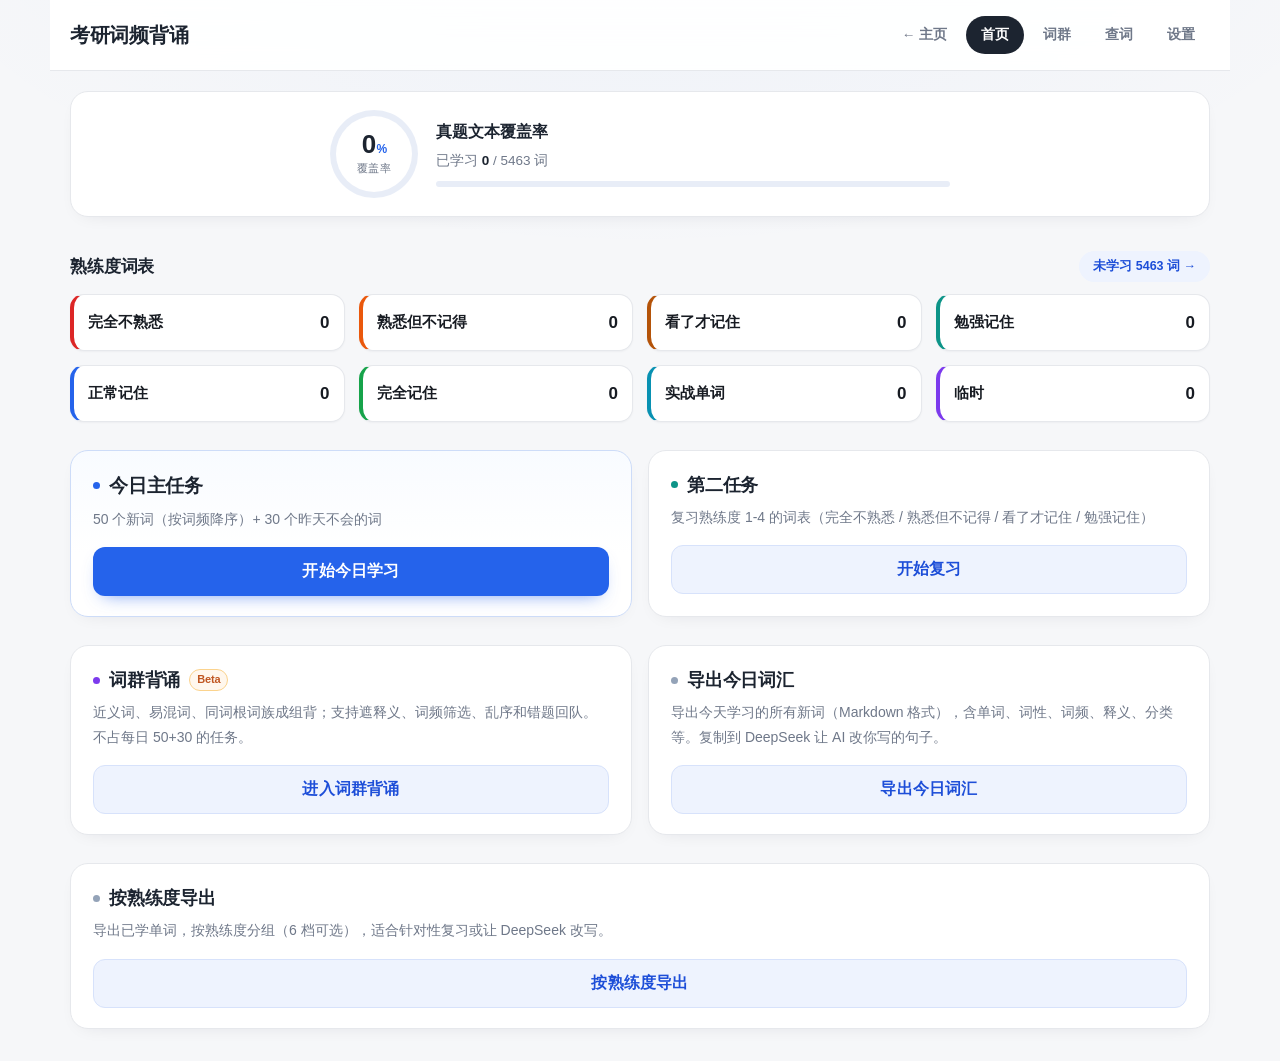
<file: site/vocab/index.html>
<!DOCTYPE html>
<html lang="zh-CN">
<head>
  <meta charset="UTF-8">
  <meta name="viewport" content="width=device-width, initial-scale=1.0, maximum-scale=1.0, user-scalable=no">
  <meta name="theme-color" content="#f6f7f9">
  <meta name="apple-mobile-web-app-capable" content="yes">
  <meta name="apple-mobile-web-app-status-bar-style" content="default">
  <title>考研词频背诵</title>
  <link rel="manifest" href="manifest.json">
  <link rel="stylesheet" href="css/style.css?v=48">
</head>
<body>
  <div id="app"></div>
  <script src="js/vendor/vue.global.prod.js"></script>
  <script src="js/vendor/dexie.min.js"></script>
  <script src="js/db.js?v=24"></script>
  <script src="js/scheduler.js?v=12"></script>
  <script src="js/tts.js?v=14"></script>
  <script src="js/sync.js?v=21"></script>
  <script src="js/store.js?v=30"></script>
  <script src="js/gesture.js?v=2"></script>
  <script src="js/components/Dashboard.js?v=22"></script>
  <script src="js/components/CardView.js?v=21"></script>
  <script src="js/components/ReviewView.js?v=19"></script>
  <script src="js/components/ClusterView.js?v=6"></script>
  <script src="js/components/SearchView.js?v=3"></script>
  <script src="js/components/WordList.js?v=24"></script>
  <script src="js/components/ExampleModal.js?v=6"></script>
  <script src="js/app.js?v=29"></script>
  <script>
    // 兜底：依赖或数据加载失败时不要留一片空白，给出能照着做的提示
    window.addEventListener('load', function () {
      var app = document.getElementById('app');
      if (!app) return;
      var missing = [];
      if (!window.Vue) missing.push('Vue 3');
      if (!window.Dexie) missing.push('Dexie');
      if (missing.length) {
        app.innerHTML =
          '<div style="padding:48px 24px;font-family:system-ui,-apple-system,sans-serif;line-height:2;color:#1a365d;">' +
          '<h2 style="font-size:18px;font-weight:600;margin:0 0 12px;">页面没能启动</h2>' +
          '<p style="margin:0 0 10px;color:#c53030;font-size:14px;">依赖未加载：' + missing.join('、') + '</p>' +
          '<p style="margin:0 0 10px;color:#4a5568;font-size:14px;">请确认 <code>js/vendor/</code> 目录下的文件完整。</p>' +
          '<p style="margin:0;color:#4a5568;font-size:14px;">另外，请通过 <b>启动.bat</b> 打开（http 服务），直接双击 index.html 会因为浏览器安全限制读不到词库。</p>' +
          '</div>';
      } else if (!app.children.length) {
        app.innerHTML =
          '<div style="padding:48px 24px;font-family:system-ui,-apple-system,sans-serif;line-height:2;color:#1a365d;">' +
          '<h2 style="font-size:18px;font-weight:600;margin:0 0 12px;">页面空白</h2>' +
          '<p style="margin:0 0 10px;color:#4a5568;font-size:14px;">脚本已加载但没能渲染。请按 F12 打开控制台看第一条红色报错。</p>' +
          '<p style="margin:0;color:#4a5568;font-size:14px;">常见原因是直接双击了 index.html：词库需要通过 http 读取，请改用 <b>启动.bat</b>。</p>' +
          '</div>';
      }
    });

    // 初始化超时兜底：IndexedDB 被别的标签页占用时，页面会永远停在「加载中」
    var stuckTimer = setTimeout(function () {
      var s = window.Store && window.Store.state;
      if (!s || s.initialized) return;
      var app = document.getElementById('app');
      if (!app) return;
      var blocked = !!window.__dbBlocked;
      var title = blocked ? '数据被其它窗口占用' : '初始化超时';
      var tip = blocked
        ? '本应用的数据存在浏览器本地。检测到另一个标签页（或另一个副本的项目）正在使用同一份数据，导致这次升级被阻塞。<br><br>请关闭其它打开着本应用的标签页，然后刷新本页。'
        : '词库没能导入完成。首次打开需要把 5463 个单词写入浏览器数据库，通常 1–2 秒即可完成。<br><br>如果长时间无响应，请按 F12 查看控制台第一条红色报错。';
      app.innerHTML =
        '<div style="padding:48px 24px;font-family:system-ui,-apple-system,sans-serif;line-height:2;color:#1a365d;">' +
        '<h2 style="font-size:18px;font-weight:600;margin:0 0 12px;">' + title + '</h2>' +
        '<p style="margin:0 0 18px;color:#4a5568;font-size:14px;">' + tip + '</p>' +
        '<button onclick="location.reload()" style="padding:10px 22px;font-size:14px;border:0;border-radius:8px;background:#1a365d;color:#fff;cursor:pointer;">刷新重试</button>' +
        '<p style="margin:16px 0 0;color:#a0aec0;font-size:12px;">提示：两个副本都用 8090 端口时，浏览器会认为它们是同一个网站，数据会互相干扰。</p>' +
        '</div>';
    }, 15000);
  </script>
</body>
</html>
</file>
<file: site/vocab/css/style.css>
/* style.css - 全局样式 */

:root {
  --primary: #1c2430;
  --primary-light: #33405a;
  --accent: #2563eb;
  --accent-deep: #1d4ed8;
  --accent-soft: #eef3fe;
  --success: #16a34a;
  --warning: #d97706;
  --danger: #dc2626;
  --bg: #f6f7f9;
  --card-bg: #ffffff;
  --text: #171b22;
  --text-light: #6f7889;
  --border: #e6e8ec;
  --border-strong: #d5d9e0;
  --shadow: 0 16px 40px -18px rgba(17,24,39,.22);
  --shadow-soft: 0 6px 20px -12px rgba(17,24,39,.14);
}

* {
  box-sizing: border-box;
  margin: 0;
  padding: 0;
  -webkit-tap-highlight-color: transparent;
}

html, body {
  font-family: -apple-system, BlinkMacSystemFont, "Segoe UI", "PingFang SC", "Microsoft YaHei", sans-serif;
  background: var(--bg);
  color: var(--text);
  font-size: 16.5px;
  line-height: 1.6;
  -webkit-font-smoothing: antialiased;
  text-rendering: optimizeLegibility;
}

body {
  background:
    radial-gradient(1100px 520px at 50% -12%, rgba(37,99,235,.045), transparent 70%),
    var(--bg);
  background-attachment: fixed;
}

#app {
  max-width: 600px;
  margin: 0 auto;
  min-height: 100vh;
  background: transparent;
}

/* ====== 顶部导航 ====== */
.nav {
  display: flex;
  justify-content: space-between;
  align-items: center;
  padding: 13px 18px;
  background: rgba(255,255,255,.92);
  backdrop-filter: blur(14px);
  color: var(--text);
  border-bottom: 1px solid var(--border);
  position: sticky;
  top: 0;
  z-index: 100;
}

.nav-title {
  font-size: 18.5px;
  font-weight: 800;
  color: var(--primary);
  letter-spacing: -.015em;
}

.nav-tabs {
  display: flex;
  gap: 4px;
}

.nav-tab {
  padding: 7px 14px;
  background: transparent;
  border: 1px solid transparent;
  color: var(--text-light);
  border-radius: 999px;
  font-size: 13.5px;
  font-weight: 600;
  text-decoration: none;
  cursor: pointer;
  transition: all 0.2s;
}

.nav-tab:hover { color: var(--accent-deep); background: var(--accent-soft); }

.nav-tab.active {
  background: var(--primary);
  color: white;
  font-weight: 600;
}

/* ====== Dashboard ====== */
.dashboard {
  padding: 18px 16px 28px;
}

.coverage-card {
  background: var(--card-bg);
  padding: 18px 20px;
  border-radius: 18px;
  border: 1px solid var(--border);
  margin-bottom: 18px;
  box-shadow: var(--shadow-soft);
}

.coverage-main {
  display: flex;
  align-items: center;
  gap: 18px;
  max-width: 620px;
  margin: 0 auto;
}

/* 覆盖率环形进度：只用一个 conic-gradient，不引入图表库 */
.coverage-ring {
  flex: 0 0 auto;
  width: 88px;
  height: 88px;
  border-radius: 50%;
  padding: 6px;
  background: conic-gradient(var(--accent) var(--pct), #e8edf7 0);
}

.coverage-ring-inner {
  width: 100%;
  height: 100%;
  border-radius: 50%;
  background: #fff;
  display: flex;
  flex-direction: column;
  align-items: center;
  justify-content: center;
}

.coverage-ring-num {
  font-size: 26px;
  font-weight: 800;
  line-height: 1;
  letter-spacing: -.03em;
  color: var(--primary);
  font-variant-numeric: tabular-nums;
}

.coverage-ring-num small {
  margin-left: 1px;
  font-size: 12px;
  font-weight: 700;
  color: var(--accent);
}

.coverage-ring-label {
  margin-top: 3px;
  font-size: 10.5px;
  letter-spacing: .5px;
  color: var(--text-light);
}

.coverage-info {
  flex: 1;
  min-width: 0;
}

.coverage-title {
  font-size: 15.5px;
  font-weight: 700;
  color: var(--primary);
}

.coverage-sub {
  margin-top: 5px;
  font-size: 13.5px;
  color: var(--text-light);
}

.coverage-sub b {
  color: var(--primary);
  font-variant-numeric: tabular-nums;
}

.coverage-bar {
  margin-top: 10px;
  height: 6px;
  border-radius: 999px;
  background: #e8edf7;
  overflow: hidden;
}

.coverage-bar i {
  display: block;
  height: 100%;
  border-radius: 999px;
  background: var(--accent);
  transition: width .3s;
}

.task-card {
  background: var(--card-bg);
  padding: 20px 22px;
  border-radius: 18px;
  border: 1px solid var(--border);
  margin-bottom: 12px;
  box-shadow: var(--shadow-soft);
}

/* 今日主任务稍微突出，其余任务用圆点区分类型 */
.task-card.primary {
  border-color: #cddcf8;
  background: linear-gradient(180deg, #f8fbff 0%, #ffffff 62%);
}

.task-title {
  display: flex;
  align-items: center;
  gap: 9px;
  font-size: 17.5px;
  font-weight: 700;
  letter-spacing: -.01em;
  margin-bottom: 6px;
  color: var(--primary);
}

.task-title::before {
  content: "";
  flex: 0 0 auto;
  width: 7px;
  height: 7px;
  border-radius: 50%;
  background: var(--accent);
}

.task-card.primary .task-title {
  font-size: 18.5px;
}

.task-card.primary .task-title::before { background: var(--accent); }
.task-review .task-title::before { background: #0d9488; }
.task-cluster .task-title::before { background: #7c3aed; }
.task-export .task-title::before { background: #94a3b8; }

.task-title .beta-badge {
  margin-left: 0;
}

.task-desc {
  font-size: 14px;
  line-height: 1.75;
  color: var(--text-light);
  margin-bottom: 16px;
}

/* ====== 按钮 ====== */
.btn-primary, .btn-secondary, .btn-danger {
  display: inline-block;
  width: 100%;
  padding: 13px 16px;
  border: 1px solid transparent;
  border-radius: 12px;
  font-family: inherit;
  font-size: 15.5px;
  font-weight: 600;
  letter-spacing: .2px;
  cursor: pointer;
  transition: all 0.18s;
}

.btn-primary {
  background: var(--accent);
  color: white;
  box-shadow: 0 8px 18px -10px rgba(37,99,235,.7);
}

.btn-primary:hover { background: var(--accent-deep); }

.btn-secondary {
  background: var(--accent-soft);
  border-color: #d7e2fb;
  color: var(--accent-deep);
}

.btn-secondary:hover { border-color: var(--accent); color: var(--accent-deep); background: #e2ebfd; }

.btn-danger {
  background: var(--danger);
  color: white;
}

/* ====== 熟练度词表卡片 ====== */
.wordlists-section {
  margin-top: 0;
  margin-bottom: 12px;
}

.section-title {
  display: flex;
  align-items: center;
  justify-content: space-between;
  gap: 10px;
  font-size: 16.5px;
  font-weight: 700;
  letter-spacing: -.01em;
  margin-bottom: 12px;
  color: var(--primary);
}

.unlearned-link {
  padding: 6px 13px;
  border: 1px solid transparent;
  border-radius: 999px;
  background: var(--accent-soft);
  color: var(--accent-deep);
  font-size: 12.5px;
  font-weight: 600;
  cursor: pointer;
  transition: all .2s;
  white-space: nowrap;
}

.unlearned-link:hover {
  border-color: var(--accent);
  background: #e2ebfd;
}

.wordlists-grid {
  display: grid;
  grid-template-columns: 1fr 1fr;
  gap: 9px;
}

.wordlist-card {
  display: flex;
  align-items: center;
  gap: 10px;
  background: var(--card-bg);
  padding: 14px 14px;
  border-radius: 14px;
  border: 1px solid var(--border);
  border-left: 4px solid;
  cursor: pointer;
  transition: all 0.2s;
  box-shadow: 0 1px 2px rgba(17,24,39,.04);
}

.wordlist-card:hover {
  border-color: var(--border-strong);
  box-shadow: var(--shadow-soft);
}

.wordlist-card:active {
  transform: scale(0.98);
}

.wordlist-name {
  flex: 1;
  min-width: 0;
  overflow: hidden;
  font-size: 14.5px;
  font-weight: 600;
  text-overflow: ellipsis;
  white-space: nowrap;
}

.wordlist-count {
  font-size: 17px;
  font-weight: 700;
  color: var(--text);
  margin: 0;
  font-variant-numeric: tabular-nums;
}

.wordlist-desc {
  display: none;
}

/* ====== 卡片学习 ====== */
.card-container {
  display: flex;
  flex-direction: column;
  align-items: center;
  padding: 18px 16px 28px;
  min-height: calc(100vh - 56px);
  gap: 16px;
}

.progress-bar {
  width: 100%;
  height: 6px;
  background: #e8eaef;
  border-radius: 999px;
  overflow: hidden;
}

.progress-fill {
  height: 100%;
  background: var(--accent);
  border-radius: 999px;
  transition: width 0.3s;
}

.flashcard {
  position: relative;
  width: 100%;
  max-width: 500px;
  height: 330px;
  perspective: 1000px;
  cursor: pointer;
}

.card-face {
  position: absolute;
  width: 100%;
  height: 100%;
  backface-visibility: hidden;
  background: var(--card-bg);
  border: 1px solid var(--border);
  border-radius: 18px;
  box-shadow: var(--shadow-soft);
  display: flex;
  flex-direction: column;
  align-items: center;
  justify-content: center;
  padding: 26px;
  text-align: center;
}

.card-back {
  transform: rotateY(180deg);
}

.flashcard.flipped .card-face {
  transform: rotateY(180deg);
}

.flashcard.flipped .card-back {
  transform: rotateY(0deg);
}

.card-word {
  font-size: 50px;
  font-weight: 700;
  letter-spacing: -.02em;
  color: var(--primary);
  margin-bottom: 12px;
}

/* 背面单词（带释义时）比正面小一些，给释义留空间 */
.card-word-back {
  font-size: 36px;
  margin-bottom: 8px;
}

.card-rank, .card-frequency {
  font-size: 14.5px;
  color: var(--text-light);
  margin-bottom: 4px;
}

/* 实战单词标记：背诵时也能看到这个词加过几次 */
.card-practice {
  display: inline-block;
  margin-top: 6px;
  padding: 3px 11px;
  border-radius: 999px;
  border: 1px solid rgba(8,145,178,.26);
  background: rgba(8,145,178,.09);
  color: #0e7490;
  font-size: 12.5px;
  font-weight: 600;
  letter-spacing: .2px;
}

.card-hint {
  font-size: 13.5px;
  color: var(--text-light);
  margin-top: 24px;
  opacity: 0.7;
}

.card-definition {
  font-size: 19px;
  line-height: 1.75;
  color: var(--text);
  margin: 12px 0;
  text-align: center;
  width: 100%;
}

.def-inner {
  display: inline-block;
  text-align: left;
  white-space: pre-line;
}

.card-variant, .card-category {
  font-size: 12.5px;
  color: var(--text-light);
  margin-top: 6px;
}

/* 例句入口与例句小卡片 */
.example-link {
  margin-top: 12px;
  padding: 7px 18px;
  border: 1px solid var(--border);
  border-radius: 999px;
  background: var(--accent-soft);
  color: var(--accent-deep);
  font-family: inherit;
  font-size: 13px;
  font-weight: 600;
  cursor: pointer;
  transition: background .18s, border-color .18s;
}

.example-link:hover {
  border-color: var(--accent);
}

.example-modal {
  position: fixed;
  inset: 0;
  z-index: 300;
  display: flex;
  align-items: center;
  justify-content: center;
  padding: 20px;
  background: rgba(17,24,39,.45);
  backdrop-filter: blur(3px);
}

.example-modal-card {
  position: relative;
  width: min(580px, 100%);
  padding: 32px 26px 24px;
  border-radius: 18px;
  background: #fff;
  box-shadow: var(--shadow);
  text-align: left;
  cursor: pointer;
}

/* 例句里的可点单词 + 释义浮层 */
.ex-word {
  padding: 0 1px;
  border-radius: 4px;
  cursor: pointer;
  transition: background .15s;
}

.ex-word:hover { background: var(--accent-soft); }
.ex-word.active { background: #dbe8ff; }

.ex-tip {
  position: absolute;
  z-index: 2;
  max-width: 220px;
  padding: 7px 11px;
  border: 1px solid var(--border);
  border-radius: 10px;
  background: #fff;
  box-shadow: 0 10px 24px -8px rgba(17,24,39,.28);
  transform: translate(-50%, -100%);
  margin-top: -6px;
  pointer-events: none;
  text-align: left;
}

.ex-tip-word {
  color: var(--accent-deep);
  font-size: 13px;
  font-weight: 700;
}

.ex-tip-def {
  margin-top: 2px;
  color: var(--text);
  font-size: 12px;
  line-height: 1.5;
  word-break: break-word;
}

.ex-tip-note {
  margin-top: 3px;
  color: var(--text-light);
  font-size: 11px;
}

.example-modal-head {
  margin-bottom: 10px;
  color: var(--text);
  font-size: 15px;
  font-weight: 700;
}

.example-modal-en {
  margin-top: 8px;
  color: var(--text);
  font-size: 16px;
  line-height: 1.8;
}

.example-modal-zh {
  margin-top: 10px;
  color: var(--text-light);
  font-size: 14px;
  line-height: 1.75;
}

.example-modal-src {
  margin-top: 12px;
  color: var(--text-light);
  font-size: 12px;
  opacity: .8;
}

.example-modal-hint {
  margin-top: 16px;
  color: var(--text-light);
  font-size: 12px;
  text-align: center;
}

/* ====== 发音按钮 ====== */
.speak-btn-large {
  display: inline-flex;
  align-items: center;
  gap: 8px;
  padding: 11px 26px;
  border: 1px solid #d7e2fb;
  border-radius: 999px;
  background: var(--accent-soft);
  color: var(--accent-deep);
  font-family: inherit;
  font-size: 15px;
  font-weight: 600;
  cursor: pointer;
  transition: all 0.2s;
}

.speak-btn-large:hover {
  border-color: var(--accent);
  background: #e2ebfd;
  transform: translateY(-1px);
}

.speak-btn-large:active {
  transform: translateY(0);
}

/* ====== 6档熟练度按钮网格 ====== */
.proficiency-grid {
  display: grid;
  grid-template-columns: 1fr 1fr 1fr;
  gap: 8px;
  width: 100%;
  max-width: 500px;
}

.prof-btn {
  display: flex;
  flex-direction: column;
  align-items: center;
  padding: 12px 6px;
  border: none;
  border-radius: 12px;
  color: white;
  font-family: inherit;
  font-size: 13px;
  cursor: pointer;
  transition: all 0.15s;
  text-align: center;
  box-shadow: 0 2px 8px -4px rgba(17,24,39,.5);
}

.prof-btn:hover { transform: translateY(-2px); }
.prof-btn:active { transform: scale(0.96); }

.prof-name {
  font-weight: 600;
  font-size: 13.5px;
}

.prof-desc {
  font-size: 11px;
  opacity: 0.88;
  margin-top: 3px;
  line-height: 1.3;
}

/* 临时（复制）按钮：全宽紫色横条，横向排布，避免第7个按钮单独一行歪斜 */
.temp-prof-btn {
  grid-column: 1 / -1;
  flex-direction: row;
  justify-content: center;
  gap: 8px;
  padding: 12px 14px;
  background: #6d28d9;
}
.temp-prof-btn .prof-desc {
  margin-top: 0;
}

/* 已经加进临时的词：同一位置换成可点击的「移出」，不再给一个失效按钮 */
.temp-remove-prof-btn {
  grid-column: 1 / -1;
  flex-direction: row;
  justify-content: center;
  gap: 8px;
  padding: 12px 14px;
  background: #fff;
  border: 1.5px solid #fecaca;
  color: #b91c1c;
}

.temp-remove-prof-btn .prof-desc {
  margin-top: 0;
  color: #d08a8a;
}

.temp-remove-prof-btn:hover {
  background: #fef2f2;
  border-color: #fca5a5;
}

/* ====== 完成页 ====== */
.complete-view {
  display: flex;
  flex-direction: column;
  align-items: center;
  justify-content: center;
  padding: 40px 16px;
  text-align: center;
  min-height: 60vh;
  gap: 12px;
}

.complete-icon {
  font-size: 64px;
}

.complete-title {
  font-size: 23px;
  font-weight: 700;
  color: var(--primary);
}

.complete-stats {
  font-size: 15px;
  color: var(--text-light);
  margin-bottom: 16px;
}

/* ====== 词表查看页 ====== */
.wordlist-view {
  padding: 18px 16px 28px;
}

.wordlist-header {
  display: flex;
  align-items: center;
  gap: 12px;
  margin-bottom: 16px;
}

.back-btn {
  padding: 7px 12px;
  background: none;
  border: none;
  color: var(--accent);
  font-family: inherit;
  font-size: 14.5px;
  font-weight: 600;
  cursor: pointer;
}

.wordlist-title {
  display: flex;
  align-items: center;
  gap: 8px;
  flex: 1;
}

.prof-badge {
  display: inline-block;
  padding: 4px 11px;
  border-radius: 999px;
  color: white;
  font-size: 12.5px;
  font-weight: 600;
}

.wordlist-total {
  font-size: 13.5px;
  color: var(--text-light);
  font-variant-numeric: tabular-nums;
}

.search-input {
  width: 100%;
  padding: 11px 14px;
  border: 1px solid var(--border);
  border-radius: 10px;
  background: #fff;
  color: var(--text);
  font-family: inherit;
  font-size: 15px;
  margin-bottom: 14px;
  outline: none;
}

.search-input:focus {
  border-color: var(--accent);
  box-shadow: 0 0 0 3px var(--accent-soft);
}

.wordlist-items {
  display: flex;
  flex-direction: column;
  gap: 8px;
}

.wordlist-item {
  display: flex;
  align-items: center;
  gap: 12px;
  background: var(--card-bg);
  padding: 13px 14px;
  border-radius: 12px;
  border: 1px solid var(--border);
  box-shadow: 0 1px 2px rgba(17,24,39,.04);
}

.word-info {
  flex: 1;
  min-width: 0;
}

.word-text {
  font-size: 17.5px;
  font-weight: 600;
  color: var(--primary);
  display: flex;
  align-items: center;
  gap: 6px;
}

.word-def {
  font-size: 14.5px;
  line-height: 1.6;
  color: var(--text);
  margin-top: 3px;
  overflow: hidden;
  text-overflow: ellipsis;
  display: -webkit-box;
  -webkit-line-clamp: 2;
  -webkit-box-orient: vertical;
}

.word-meta {
  font-size: 12px;
  color: var(--text-light);
  margin-top: 4px;
}

.speak-mini {
  background: none;
  border: none;
  cursor: pointer;
  font-size: 15px;
  padding: 0;
}

.prof-select {
  padding: 7px 8px;
  border: 1px solid var(--border);
  border-radius: 8px;
  font-size: 12.5px;
  background: white;
  color: var(--text);
  font-family: inherit;
  cursor: pointer;
  max-width: 118px;
}

.empty-state {
  text-align: center;
  padding: 60px 20px;
  color: var(--text-light);
  font-size: 15px;
}

/* ====== 全局查词 ====== */
.search-view {
  padding: 18px 16px 28px;
}

.search-head {
  margin-bottom: 14px;
}

.search-box {
  display: flex;
  align-items: center;
  gap: 10px;
  height: 50px;
  padding: 0 12px;
  background: var(--card-bg);
  border: 1px solid var(--border);
  border-radius: 14px;
  box-shadow: var(--shadow-soft);
  transition: border-color .18s, box-shadow .18s;
}

.search-box:focus-within {
  border-color: var(--accent);
  box-shadow: 0 0 0 3px var(--accent-soft);
}

.search-box svg {
  flex: 0 0 auto;
  width: 19px;
  height: 19px;
  color: var(--text-light);
}

.search-input-lg {
  flex: 1;
  min-width: 0;
  height: 100%;
  border: 0;
  outline: none;
  background: transparent;
  font-family: inherit;
  font-size: 16.5px;
  color: var(--text);
}

.search-input-lg::placeholder { color: #a8b0bd; }
.search-input-lg::-webkit-search-cancel-button { display: none; }

.search-clear {
  flex: 0 0 auto;
  width: 26px;
  height: 26px;
  border: 0;
  border-radius: 50%;
  background: #f1f3f6;
  color: var(--text-light);
  font-size: 16px;
  line-height: 1;
  cursor: pointer;
}

.search-clear:hover { background: #e6e9ef; color: var(--primary); }

.search-meta {
  margin-top: 9px;
  font-size: 12.5px;
  color: var(--text-light);
}

.search-item { align-items: flex-start; }
.search-item.open { border-color: var(--accent); }

.search-rank {
  font-size: 11.5px;
  color: var(--text-light);
  font-variant-numeric: tabular-nums;
}

/* 命中片段高亮：中文查释义、英文查拼写时都能一眼看到匹配位置 */
.search-item mark {
  padding: 0 1px;
  border-radius: 3px;
  background: #fde68a;
  color: inherit;
}

/* 形近词分隔条 + 标签 */
.search-sep {
  grid-column: 1 / -1;
  display: flex;
  align-items: center;
  gap: 10px;
  margin: 6px 2px 0;
  font-size: 12.5px;
  font-weight: 600;
  color: var(--text-light);
}

.search-sep::after {
  content: "";
  flex: 1;
  height: 1px;
  background: var(--border);
}

.search-near-tag {
  flex-shrink: 0;
  padding: 2px 7px;
  border: 1px solid #f2e3bc;
  border-radius: 8px;
  background: #fffaeb;
  color: #a16207;
  font-size: 11px;
  font-weight: 600;
}

/* 展开后显示完整释义（按词性分行），不再截断两行 */
.word-def.expanded {
  display: block;
  -webkit-line-clamp: unset;
  white-space: pre-line;
}

.search-toggle {
  flex: 0 0 auto;
  padding-top: 2px;
  color: var(--text-light);
  font-size: 16px;
}

.search-guide {
  background: var(--card-bg);
  border: 1px solid var(--border);
  border-radius: 14px;
  padding: 16px 18px;
  box-shadow: 0 1px 2px rgba(17,24,39,.04);
}

.search-guide-title {
  margin-bottom: 8px;
  font-size: 14.5px;
  font-weight: 700;
  color: var(--primary);
}

.search-guide-row {
  display: flex;
  gap: 10px;
  font-size: 13.5px;
  line-height: 1.95;
  color: var(--text-light);
}

.search-guide-row b {
  flex: 0 0 64px;
  font-weight: 600;
  color: var(--text);
}

.search-guide-row code {
  padding: 0 5px;
  border-radius: 5px;
  background: #f1f3f6;
  font-family: "Cascadia Code", Consolas, monospace;
  font-size: 12.5px;
  color: var(--primary);
}

/* 查词结果需要逐条读释义，宽屏也只排两列（词表那边是三列） */
@media (min-width: 900px) {
  .search-view .wordlist-items {
    grid-template-columns: 1fr 1fr;
  }
}

/* ====== 临时词相关 ====== */
/* 卡片模式：加入临时（独立全宽按钮，区别于6档评分） */
.temp-add-btn {
  display: inline-flex;
  align-items: center;
  justify-content: center;
  gap: 6px;
  width: 100%;
  max-width: 500px;
  padding: 13px;
  border: 1.5px dashed #c4b5fd;
  border-radius: 12px;
  background: #faf8ff;
  color: #6d28d9;
  font-family: inherit;
  font-size: 14.5px;
  font-weight: 600;
  cursor: pointer;
  transition: all 0.2s;
}
.temp-add-btn:hover { background: #f3edff; border-color: #a78bfa; }
.temp-add-btn:active { transform: scale(0.98); }

.temp-remove-btn-block {
  display: inline-flex;
  align-items: center;
  justify-content: center;
  width: 100%;
  max-width: 500px;
  padding: 13px;
  border: 1.5px solid #fecaca;
  border-radius: 12px;
  background: #fff5f5;
  color: #dc2626;
  font-family: inherit;
  font-size: 14.5px;
  font-weight: 600;
  cursor: pointer;
  transition: background .15s, border-color .15s;
}

.temp-remove-btn-block:hover {
  background: #fee2e2;
  border-color: #fca5a5;
}

.temp-remove-btn-block:active { transform: scale(0.98); }

/* 词表列表操作按钮容器 */
.wordlist-actions {
  display: flex;
  gap: 6px;
  flex-shrink: 0;
  align-items: center;
}

.temp-add-mini,
.temp-remove-btn,
.temp-added-btn {
  border: none;
  border-radius: 7px;
  font-family: inherit;
  font-size: 12px;
  padding: 6px 10px;
  cursor: pointer;
  white-space: nowrap;
}

.temp-add-mini {
  background: #faf8ff;
  color: #6d28d9;
  border: 1px solid #ddd0fb;
}

.temp-remove-btn {
  background: #fef2f2;
  color: #dc2626;
  border: 1px solid #fecaca;
}

.temp-added-btn {
  background: #f4f5f7;
  color: #9aa3b0;
  border: 1px solid var(--border);
  cursor: not-allowed;
}

/* 临时页顶部清空按钮 */
.temp-clear-btn {
  width: 100%;
  padding: 11px;
  margin-bottom: 12px;
  border: 1px solid #fecaca;
  border-radius: 10px;
  background: #fef2f2;
  color: #dc2626;
  font-family: inherit;
  font-size: 13.5px;
  font-weight: 600;
  cursor: pointer;
  transition: all 0.2s;
}
.temp-clear-btn:hover { background: #fed7d7; }
.temp-clear-btn:active { transform: scale(0.98); }

/* ====== 设置页 ====== */
.settings-group {
  max-width: 880px;
  width: calc(100% - 24px);
  margin: 18px auto 28px;
  padding: 26px 28px 24px;
  background: var(--card-bg);
  border: 1px solid var(--border);
  border-radius: 18px;
  box-shadow: var(--shadow-soft);
}

.settings-group h3 {
  font-size: 17px;
  font-weight: 700;
  letter-spacing: -.01em;
  color: var(--primary);
  margin: 0 0 4px;
}

.setting-row {
  display: flex;
  justify-content: space-between;
  align-items: center;
  padding: 14px 0;
  border-bottom: 1px solid var(--border);
  font-size: 15px;
}

.setting-row label {
  color: var(--text-light);
}

.setting-row span {
  font-weight: 600;
  color: var(--primary);
  font-variant-numeric: tabular-nums;
}

/* ====== 云端同步 ====== */
.toast {
  position: fixed;
  top: 70px;
  left: 50%;
  transform: translateX(-50%);
  padding: 10px 18px;
  border-radius: 10px;
  font-size: 14px;
  color: white;
  z-index: 1000;
  box-shadow: 0 8px 22px -10px rgba(17,24,39,.5);
  max-width: 90%;
  text-align: center;
  line-height: 1.5;
}

.toast-info    { background: var(--accent); }
.toast-success { background: var(--success); }
.toast-error   { background: var(--danger); }

.toast-enter-active, .toast-leave-active {
  transition: all 0.25s ease;
}
.toast-enter-from, .toast-leave-to {
  opacity: 0;
  transform: translateX(-50%) translateY(-10px);
}

.sync-indicator {
  font-size: 11.5px;
  color: var(--accent-deep);
  padding: 4px 10px;
  background: var(--accent-soft);
  border-radius: 999px;
  margin-right: 6px;
  animation: sync-pulse 1.2s ease-in-out infinite;
}

@keyframes sync-pulse {
  0%, 100% { opacity: 0.6; }
  50% { opacity: 1; }
}

.sync-block {
  display: flex;
  flex-direction: column;
  gap: 8px;
  padding: 14px 0;
  border-bottom: 1px solid var(--border);
}

.sync-block-title {
  font-size: 13.5px;
  font-weight: 600;
  color: var(--text);
}

.sync-input {
  width: 100%;
  padding: 9px 12px;
  border: 1px solid var(--border);
  border-radius: 8px;
  font-size: 13.5px;
  outline: none;
  font-family: monospace;
  background: var(--card-bg);
  color: var(--text);
}

.sync-input:focus {
  border-color: var(--accent);
  box-shadow: 0 0 0 3px var(--accent-soft);
}

.sync-tip {
  font-size: 12px;
  color: var(--text-light);
  line-height: 1.7;
  padding: 10px 0;
}

.sync-tip code {
  background: #f1f3f6;
  padding: 1px 5px;
  border-radius: 4px;
  font-size: 11.5px;
  color: var(--primary);
}

.sync-actions {
  display: flex;
  gap: 8px;
  flex-wrap: wrap;
}

/* 两个按钮的行为差别很大，用一段醒目但不吵的说明把选择讲清楚 */
.sync-warn {
  font-size: 12.5px;
  line-height: 1.75;
  color: #8a5a00;
  background: #fffaf0;
  border: 1px solid #f3e0bd;
  border-left: 3px solid #d98b00;
  border-radius: 8px;
  padding: 10px 12px;
}

.sync-warn b {
  color: #7a4e00;
}

.sync-error {
  color: var(--danger);
  font-size: 12px;
  padding: 8px 10px;
  background: #fff5f5;
  border-radius: 6px;
  margin-top: 8px;
  line-height: 1.5;
}

/* ====== 响应式 ====== */
/* 小屏手机：紧凑布局 */
@media (max-width: 400px) {
  .proficiency-grid {
    grid-template-columns: 1fr 1fr;
  }
  .prof-btn {
    padding: 12px 6px;
  }
  .card-word {
    font-size: 36px;
  }
}

/* 大屏手机 / 小平板竖屏（>600px）：保持单列但更宽松 */
@media (min-width: 600px) {
  #app {
    max-width: 760px;
  }
  .dashboard,
  .wordlist-view,
  .card-container {
    padding: 20px;
  }
  .flashcard {
    max-width: 560px;
    height: 360px;
  }
  .proficiency-grid,
  .temp-add-btn,
  .temp-added-btn-block {
    max-width: 560px;
  }
  .nav {
    padding: 16px 20px;
  }
  .nav-title {
    font-size: 19px;
  }
}

/* 中大平板（≥800px）：卡片放大，内容字号同步放大填满卡片 */
@media (min-width: 800px) {
  #app {
    max-width: 880px;
  }
  .flashcard {
    max-width: 680px;
    height: 420px;
  }
  .proficiency-grid,
  .temp-add-btn,
  .temp-added-btn-block {
    max-width: 680px;
  }
  /* 单词字号大幅放大，填满卡片 */
  .card-word {
    font-size: 68px;
  }
  /* 背面单词也放大 */
  .card-word-back {
    font-size: 44px;
  }
  /* 释义字号放大 */
  .card-definition {
    font-size: 24px;
    line-height: 1.8;
  }
  /* 词频排名、出现次数字号放大 */
  .card-rank, .card-frequency {
    font-size: 15px;
  }
  .card-hint {
    font-size: 14px;
    margin-top: 32px;
  }
  .card-variant, .card-category {
    font-size: 14px;
  }
  /* 评分按钮放大 */
  .prof-btn {
    padding: 18px 12px;
  }
  .prof-name {
    font-size: 16px;
  }
  .prof-desc {
    font-size: 13px;
  }
  /* 朗读按钮放大 */
  .speak-btn-large {
    width: 220px;
    font-size: 16px;
    padding: 14px;
  }
  .speak-btn-large svg {
    width: 30px;
    height: 30px;
  }
  /* 进度条区域字号 */
  .card-container > div:first-child > div:first-child {
    font-size: 14px;
  }
}

/* 平板横屏 / 小桌面（>900px）：双列布局 */
@media (min-width: 900px) {
  #app {
    max-width: 960px;
  }
  .dashboard {
    display: grid;
    grid-template-columns: 1fr 1fr;
    grid-template-areas:
      "coverage coverage"
      "wordlists wordlists"
      "task1 task2"
      "task3 task4"
      "task5 task5";
    gap: 16px;
    align-content: start;
  }
  /* dashboard 子元素顺序：coverage、熟练度词表、主任务、第二任务、词群背诵、
     导出今日词汇、按熟练度导出 */
  .dashboard > :nth-child(1) { grid-area: coverage; }
  .dashboard > :nth-child(2) { grid-area: wordlists; }
  .dashboard > :nth-child(3) { grid-area: task1; }
  .dashboard > :nth-child(4) { grid-area: task2; }
  .dashboard > :nth-child(5) { grid-area: task3; }
  .dashboard > :nth-child(6) { grid-area: task4; }
  .dashboard > :nth-child(7) { grid-area: task5; }
  .wordlists-section {
    width: 100%;
  }
  .wordlists-grid {
    grid-template-columns: repeat(4, 1fr);
  }
  /* 词表列表双列 */
  .wordlist-items {
    display: grid;
    grid-template-columns: 1fr 1fr;
    gap: 10px;
  }
  /* 设置页双列分组 */
  .settings-group .setting-row {
    padding: 14px 0;
  }
}

/* 桌面（>1280px）：放大卡片，三列词表 */
@media (min-width: 1280px) {
  #app {
    max-width: 1180px;
  }
  .flashcard {
    max-width: 760px;
    height: 460px;
  }
  .proficiency-grid,
  .temp-add-btn,
  .temp-added-btn-block {
    max-width: 760px;
  }
  .card-word {
    font-size: 80px;
  }
  .card-word-back {
    font-size: 52px;
  }
  .card-definition {
    font-size: 28px;
  }
  .wordlists-grid {
    grid-template-columns: repeat(4, 1fr);
    gap: 14px;
  }
  .wordlist-items {
    grid-template-columns: 1fr 1fr 1fr;
  }
  .nav-title {
    font-size: 20px;
  }
}

/* 触摸设备优化：避免桌面 hover 残留 */
@media (hover: none) {
  .btn-primary:hover,
  .btn-secondary:hover,
  .flashcard:hover,
  .speak-btn-large:hover,
  .prof-btn:hover,
  .wordlist-card:hover {
    transform: none;
  }
}

/* ====== 按熟练度导出弹窗 ====== */
.modal-overlay {
  position: fixed;
  top: 0;
  left: 0;
  right: 0;
  bottom: 0;
  background: rgba(17,24,39,0.46);
  backdrop-filter: blur(3px);
  z-index: 999;
  display: flex;
  align-items: center;
  justify-content: center;
  padding: 16px;
}

.modal-content {
  background: var(--card-bg);
  border-radius: 16px;
  width: 100%;
  max-width: 480px;
  max-height: 90vh;
  overflow-y: auto;
  padding: 22px;
  box-shadow: 0 24px 60px -24px rgba(17,24,39,.45);
}

.modal-title {
  font-size: 19px;
  font-weight: 700;
  color: var(--primary);
  margin-bottom: 8px;
}

.modal-desc {
  font-size: 14px;
  color: var(--text-light);
  margin-bottom: 14px;
  line-height: 1.65;
}

.modal-checkall {
  display: flex;
  align-items: center;
  gap: 8px;
  padding: 11px 12px;
  background: #f4f5f7;
  border-radius: 10px;
  margin-bottom: 12px;
  font-size: 15px;
  font-weight: 600;
  color: var(--primary);
  cursor: pointer;
}

.modal-checkall input {
  width: 18px;
  height: 18px;
  cursor: pointer;
}

.modal-prof-list {
  display: flex;
  flex-direction: column;
  gap: 8px;
  margin-bottom: 16px;
}

.modal-prof-item {
  display: flex;
  align-items: flex-start;
  gap: 10px;
  padding: 12px;
  border: 1px solid var(--border);
  border-radius: 12px;
  cursor: pointer;
  transition: all 0.15s;
  background: var(--card-bg);
}

.modal-prof-item.checked {
  border-color: var(--accent);
  background: var(--accent-soft);
}

.modal-prof-item input {
  width: 18px;
  height: 18px;
  margin-top: 2px;
  cursor: pointer;
  flex-shrink: 0;
  accent-color: var(--accent);
}

.modal-prof-info {
  flex: 1;
  min-width: 0;
}

.modal-prof-name {
  font-size: 15px;
  font-weight: 600;
  color: var(--text);
}

.modal-prof-count {
  font-size: 14px;
  color: var(--primary);
  font-weight: 600;
  margin-top: 2px;
}

.modal-prof-desc {
  font-size: 12px;
  color: var(--text-light);
  margin-top: 2px;
}

.modal-actions {
  display: flex;
  gap: 10px;
}

.modal-actions button:disabled {
  opacity: 0.6;
  cursor: not-allowed;
}

/* 弹窗在小屏上更紧凑 */
@media (max-width: 480px) {
  .modal-content {
    padding: 16px;
  }
  .modal-prof-item {
    padding: 10px;
  }
}

/* ====== 实战单词（从截图词频标注汇入） ====== */
.practice-count {
  font-size: 12px;
  font-weight: 500;
  color: #97a1b0;
  line-height: 1;
  transform: translateY(-1px);
}

/* 其他熟练度词表里，标出这个词也进过实战单词 */
.practice-badge {
  flex-shrink: 0;
  font-size: 11px;
  font-weight: 600;
  line-height: 1;
  padding: 3px 7px;
  border-radius: 8px;
  color: #0e7490;
  background: rgba(8,145,178,0.10);
  border: 1px solid rgba(8,145,178,0.22);
  white-space: nowrap;
  transform: translateY(-1px);
}

.prof-chip {
  flex-shrink: 0;
  font-size: 12px;
  font-weight: 500;
  padding: 2px 8px;
  border-radius: 9px;
  background: transparent;
  border: none;
  white-space: nowrap;
}

.prof-chip.empty {
  color: #b6bfca;
}

/* 一行轻量工具条：低频操作（粘贴导入 / 清空）收在这里 */
.practice-toolbar {
  display: flex;
  align-items: center;
  justify-content: space-between;
  gap: 10px;
  margin: 0 2px 12px;
  font-size: 12.5px;
  color: var(--text-light);
}

.practice-tip {
  overflow: hidden;
  text-overflow: ellipsis;
  white-space: nowrap;
}

.practice-toolbar-actions {
  flex-shrink: 0;
  display: inline-flex;
  align-items: center;
  gap: 6px;
}

.practice-sep {
  color: #cbd5e0;
}

.practice-link-btn {
  background: none;
  border: none;
  padding: 4px 6px;
  font-family: inherit;
  font-size: 12.5px;
  color: var(--primary);
  cursor: pointer;
  border-radius: 6px;
}

.practice-link-btn:hover {
  background: #f1f3f6;
}

.practice-link-btn.danger {
  color: #97a1b0;
}

.practice-link-btn.danger:hover {
  color: var(--danger);
  background: #fef2f2;
}

/* 列表右侧的「移除」：低频操作，弱化成文字，hover 才变红 */
.practice-remove-btn {
  background: none;
  border: none;
  padding: 4px 6px;
  font-family: inherit;
  font-size: 12.5px;
  color: #97a1b0;
  cursor: pointer;
  border-radius: 6px;
  white-space: nowrap;
}

.practice-remove-btn:hover {
  color: var(--danger);
  background: #fef2f2;
}

/* 卡片下方的小信息行（加了几次、已记入哪档） */
.practice-mini {
  width: 100%;
  max-width: 500px;
  text-align: center;
  font-size: 12.5px;
  color: var(--text-light);
  padding: 0 4px;
  margin-top: -4px;
}

.practice-mini b {
  font-weight: 600;
  color: var(--text);
}

/* 空状态引导 */
.empty-hint {
  font-size: 12.5px;
  color: var(--text-light);
  margin-top: 6px;
}

.paste-textarea {
  width: 100%;
  min-height: 130px;
  border: 1px solid var(--border);
  border-radius: 10px;
  padding: 12px;
  font-size: 14px;
  line-height: 1.7;
  resize: vertical;
  outline: none;
  font-family: inherit;
  background: #fff;
  color: var(--text);
}

.paste-textarea:focus { border-color: var(--accent); }

/* 顶部「返回导航首页」链接（a 标签复用 nav-tab 样式） */
.nav-home {
  text-decoration: none;
  display: inline-flex;
  align-items: center;
}

.nav-home:hover {
  background: var(--accent-soft);
  color: var(--accent-deep);
}

/* ====== 词群辨析 Beta ====== */
.beta-badge {
  display: inline-block;
  margin-left: 6px;
  padding: 1px 7px;
  border-radius: 999px;
  background: #fff7ed;
  color: #c05621;
  border: 1px solid #fbd38d;
  font-size: 11px;
  font-weight: 600;
  vertical-align: middle;
}

.cluster-page {
  padding: 18px 16px 28px;
}

.cluster-head {
  display: flex;
  align-items: center;
  gap: 14px;
  margin-bottom: 16px;
}

.cluster-back {
  flex: 0 0 auto;
  background: var(--accent-soft);
  color: var(--accent-deep);
}

.cluster-back:hover {
  background: #e2ebfd;
  color: var(--accent-deep);
}

.cluster-head-title {
  font-size: 20px;
  font-weight: 700;
  letter-spacing: -.01em;
  color: var(--primary);
}

.cluster-head-sub {
  margin-top: 4px;
  font-size: 13px;
  color: var(--text-light);
}

.cluster-tabs {
  display: flex;
  gap: 8px;
  margin-bottom: 10px;
}

.cluster-tab {
  flex: 1;
  padding: 11px 8px;
  border: 1px solid var(--border);
  border-radius: 11px;
  background: var(--card-bg);
  color: var(--text);
  font-family: inherit;
  font-size: 14.5px;
  font-weight: 600;
  cursor: pointer;
  transition: all .18s;
}

.cluster-tab span {
  margin-left: 4px;
  color: var(--text-light);
  font-weight: 400;
}

.cluster-tab.active {
  border-color: var(--accent);
  background: var(--accent-soft);
  color: var(--accent-deep);
}

.cluster-filters {
  display: flex;
  gap: 8px;
  margin-bottom: 12px;
}

.cluster-filter {
  padding: 6px 13px;
  border: 1px solid var(--border);
  border-radius: 999px;
  background: var(--card-bg);
  color: var(--text-light);
  font-family: inherit;
  font-size: 12.5px;
  cursor: pointer;
}

.cluster-filter.active {
  border-color: var(--accent);
  color: var(--accent-deep);
  background: var(--accent-soft);
}

.cluster-empty {
  padding: 36px 16px;
  text-align: center;
  color: var(--text-light);
  font-size: 14px;
  background: var(--card-bg);
  border: 1px solid var(--border);
  border-radius: 14px;
}

.cluster-error { color: var(--danger); }

.cluster-list {
  display: flex;
  flex-direction: column;
  gap: 12px;
}

.cluster-card {
  background: var(--card-bg);
  border: 1px solid var(--border);
  border-radius: 14px;
  padding: 16px;
  box-shadow: 0 1px 2px rgba(17,24,39,.04);
  cursor: pointer;
  transition: transform 0.15s, box-shadow 0.15s;
}

.cluster-card:active {
  transform: scale(0.985);
}

.cluster-card-top {
  display: flex;
  justify-content: space-between;
  align-items: center;
  margin-bottom: 8px;
}

.cluster-type {
  font-size: 12px;
  font-weight: 600;
  color: var(--accent-deep);
  background: var(--accent-soft);
  border-radius: 7px;
  padding: 2px 8px;
}

.cluster-status {
  font-size: 12px;
  padding: 2px 9px;
  border-radius: 999px;
}

.cluster-status.todo {
  color: #c05621;
  background: #fff7ed;
}

.cluster-status.done {
  color: #15803d;
  background: #f0fdf4;
}

.cluster-card-title {
  font-size: 18px;
  font-weight: 700;
  color: var(--primary);
  line-height: 1.5;
  word-break: break-word;
}

.cluster-card-shared {
  margin-top: 3px;
  font-size: 13.5px;
  color: var(--accent-deep);
  font-weight: 600;
}

.cluster-card-hint {
  margin-top: 8px;
  font-size: 13px;
  line-height: 1.7;
  color: var(--text-light);
}

.cluster-card-words {
  display: flex;
  flex-wrap: wrap;
  gap: 6px;
  margin-top: 10px;
}

.cluster-word-chip {
  padding: 3px 9px;
  border-radius: 999px;
  background: #f6f7f9;
  border: 1px solid var(--border);
  color: var(--text);
  font-size: 12.5px;
}

.cluster-word-chip sup {
  color: var(--text-light);
  font-size: 9px;
  margin-left: 2px;
}

.cluster-card-go {
  margin-top: 12px;
  font-size: 13px;
  color: var(--accent-deep);
  text-align: right;
}

.cluster-detail {
  display: flex;
  flex-direction: column;
  gap: 12px;
}

.cluster-detail-head {
  background: var(--card-bg);
  border: 1px solid var(--border);
  border-radius: 14px;
  padding: 16px;
  box-shadow: 0 1px 2px rgba(17,24,39,.04);
}

.cluster-quiz {
  background: var(--primary);
  color: #fff;
  border-radius: 14px;
  padding: 20px 18px;
}

.cluster-quiz-label {
  font-size: 12px;
  letter-spacing: 1px;
  opacity: 0.7;
  margin-bottom: 6px;
}

.cluster-quiz-prompt {
  font-size: 16px;
  line-height: 1.8;
  font-weight: 600;
}

.cluster-options {
  display: flex;
  flex-direction: column;
  gap: 8px;
  margin-top: 14px;
}

.cluster-option {
  padding: 10px 14px;
  border: 1px solid rgba(255, 255, 255, 0.35);
  border-radius: 8px;
  background: rgba(255, 255, 255, 0.1);
  color: #fff;
  font-size: 15px;
  text-align: left;
  cursor: pointer;
}

.cluster-option:active {
  background: rgba(255, 255, 255, 0.24);
}

.cluster-quiz-result {
  border-radius: 12px;
  padding: 14px 16px;
  font-size: 13px;
  line-height: 1.7;
}

.cluster-quiz-result.ok {
  background: #f0fff4;
  color: #22543d;
  border: 1px solid #9ae6b4;
}

.cluster-quiz-result.bad {
  background: #fffaf0;
  color: #7b341e;
  border: 1px solid #fbd38d;
}

.cluster-quiz-verdict {
  font-size: 15px;
  font-weight: 700;
  margin-bottom: 2px;
}

.cluster-word-list {
  display: flex;
  flex-direction: column;
  gap: 10px;
}

.cluster-word-card {
  background: var(--card-bg);
  border: 1px solid var(--border);
  border-radius: 14px;
  padding: 14px 16px;
  box-shadow: 0 1px 2px rgba(17,24,39,.04);
}

.cluster-word-head {
  display: flex;
  align-items: baseline;
  gap: 8px;
}

.cluster-word {
  font-size: 23px;
  font-weight: 700;
  color: var(--primary);
}

.cluster-word-freq {
  font-size: 12px;
  color: var(--text-light);
}

.cluster-speak {
  margin-left: auto;
  border: 1px solid var(--border);
  background: #fff;
  color: var(--accent);
  width: 30px;
  height: 30px;
  border-radius: 50%;
  font-size: 12px;
  cursor: pointer;
}

.cluster-word-pos {
  margin-top: 4px;
  font-size: 13px;
  color: var(--accent-deep);
}

.cluster-word-def {
  margin-top: 6px;
  font-size: 14px;
  line-height: 1.75;
  color: var(--text);
  white-space: pre-line;
}

.cluster-word-rate {
  display: flex;
  gap: 6px;
  margin-top: 10px;
}

.cluster-rate-btn {
  flex: 1;
  padding: 8px 0;
  border: 1px solid var(--border);
  border-radius: 8px;
  background: #fff;
  color: var(--text-light);
  font-family: inherit;
  font-size: 13.5px;
  font-weight: 600;
  cursor: pointer;
}

.cluster-rate-btn.active {
  background: var(--accent);
  border-color: var(--accent);
  color: #fff;
}

.cluster-actions {
  display: flex;
  gap: 10px;
}

.cluster-actions .btn-secondary {
  flex: 1;
}

.cluster-feedback:disabled {
  opacity: 0.65;
  cursor: default;
}

/* ====== 词群背诵 Beta（完整版） ====== */
.cluster-tabs {
  flex-wrap: wrap;
}

.cluster-tab {
  flex: 1 1 30%;
  min-width: 0;
  padding: 9px 6px;
  font-size: 13px;
  white-space: nowrap;
  overflow: hidden;
  text-overflow: ellipsis;
}

.cluster-tab span {
  font-size: 11px;
}

.cluster-toolbar {
  margin: 12px 0 10px;
  display: flex;
  flex-direction: column;
  gap: 9px;
}

.cluster-search {
  width: 100%;
  border: 1px solid var(--border);
  border-radius: 10px;
  padding: 10px 13px;
  font-size: 15px;
  font-family: inherit;
  color: var(--text);
  background: var(--card-bg);
  outline: none;
}

.cluster-search:focus {
  border-color: var(--accent);
  box-shadow: 0 0 0 3px var(--accent-soft);
}

.cluster-controls {
  display: flex;
  flex-wrap: wrap;
  align-items: center;
  gap: 8px;
}

.cluster-controls select,
.cluster-modebar select {
  border: 1px solid var(--border);
  border-radius: 8px;
  padding: 8px 9px;
  font-size: 12.5px;
  font-family: inherit;
  color: var(--text);
  background: var(--card-bg);
  outline: none;
}

.cluster-chk {
  display: inline-flex;
  align-items: center;
  gap: 5px;
  font-size: 12.5px;
  color: var(--text-light);
  cursor: pointer;
  user-select: none;
}

.cluster-chk input {
  accent-color: var(--accent);
  width: 15px;
  height: 15px;
}

.cluster-ghost {
  border: 1px solid var(--border);
  border-radius: 8px;
  padding: 8px 12px;
  background: #fff;
  color: var(--text-light);
  font-family: inherit;
  font-size: 12.5px;
  cursor: pointer;
}

.cluster-ghost.active {
  border-color: var(--accent);
  color: var(--accent-deep);
  background: var(--accent-soft);
}

.cluster-modebar {
  display: flex;
  align-items: center;
  gap: 8px;
  flex-wrap: wrap;
  margin-bottom: 12px;
}

.cluster-seg {
  display: flex;
  border: 1px solid var(--border);
  border-radius: 8px;
  overflow: hidden;
  background: var(--card-bg);
}

.cluster-seg button {
  border: 0;
  background: transparent;
  padding: 9px 14px;
  font-size: 12.5px;
  color: var(--text-light);
  font-family: inherit;
  cursor: pointer;
}

.cluster-seg button.on {
  background: var(--primary);
  color: #fff;
}

.cluster-count {
  margin-left: auto;
  font-size: 12.5px;
  color: var(--text-light);
}

.cluster-card.done {
  border-left: 3px solid var(--success);
}

.cluster-card,
.cluster-card:active {
  cursor: default;
  transform: none;
}

.cluster-max {
  margin-left: auto;
  margin-right: 8px;
  font-size: 11px;
  color: var(--text-light);
}

.cluster-card-title small {
  margin-left: 6px;
  font-size: 11px;
  font-weight: 400;
  color: var(--text-light);
}

.cluster-words {
  margin-top: 6px;
}

.cluster-wrow {
  display: grid;
  grid-template-columns: auto 1fr;
  gap: 2px 8px;
  padding: 8px 0;
  border-top: 1px dashed var(--border);
  cursor: pointer;
}

.cluster-wrow:first-child {
  border-top: 0;
}

.cluster-en {
  font-size: 16.5px;
  font-weight: 700;
  color: var(--primary);
}

.cluster-fq {
  justify-self: end;
  font-size: 11px;
  color: var(--text-light);
}

.cluster-cn {
  grid-column: 1 / -1;
  font-size: 13.5px;
  line-height: 1.65;
  color: var(--text);
  white-space: pre-line;
}

.cluster-wrow:not(.show) .cluster-cn {
  color: var(--text-light);
  font-style: italic;
}

.cluster-card-foot {
  display: flex;
  align-items: center;
  justify-content: space-between;
  margin-top: 10px;
  padding-top: 9px;
  border-top: 1px solid var(--border);
  font-size: 12px;
  color: var(--text-light);
}

.cluster-study-one {
  border: 0;
  background: transparent;
  color: var(--accent-deep);
  font-family: inherit;
  font-size: 13px;
  font-weight: 600;
  cursor: pointer;
  padding: 0;
}

.cluster-more {
  margin-top: 14px;
}

.cluster-foot {
  text-align: center;
  margin-top: 22px;
}

.cluster-reset {
  border: 0;
  background: transparent;
  color: var(--text-light);
  font-size: 11px;
  text-decoration: underline;
  cursor: pointer;
}

/* 组级背诵 */
.cluster-study-head {
  display: flex;
  align-items: center;
  gap: 10px;
  margin-bottom: 12px;
}

.cluster-study-title {
  font-size: 15px;
  font-weight: 600;
  color: var(--primary);
}

.cluster-study-count {
  margin-left: auto;
  font-size: 12.5px;
  color: var(--text-light);
}

.cluster-progress {
  width: 100%;
  height: 5px;
  border-radius: 999px;
  background: #e8eaef;
  overflow: hidden;
  margin-bottom: 14px;
}

.cluster-progress i {
  display: block;
  height: 100%;
  background: var(--accent);
  border-radius: 999px;
  transition: width 0.25s;
}

.cluster-flash {
  background: var(--card-bg);
  border: 1px solid var(--border);
  border-radius: 18px;
  padding: 22px 20px;
  min-height: 250px;
  display: flex;
  flex-direction: column;
  box-shadow: var(--shadow-soft);
  cursor: pointer;
}

.cluster-flash-kind {
  font-size: 12px;
  letter-spacing: 1px;
  color: var(--accent-deep);
}

.cluster-flash-kind span {
  margin-left: 4px;
  color: var(--text-light);
}

.cluster-flash-freq {
  margin-top: 4px;
  font-size: 12px;
  color: var(--text-light);
}

.cluster-flash-words {
  display: flex;
  flex-direction: column;
  gap: 6px;
  margin-top: 18px;
}

.cluster-bigword {
  font-size: 28px;
  line-height: 1.35;
  font-weight: 700;
  color: var(--primary);
  word-break: break-word;
}

.cluster-bigword span {
  margin-left: 8px;
  font-size: 11px;
  font-weight: 400;
  color: var(--text-light);
}

.cluster-veil {
  margin-top: auto;
  padding-top: 24px;
  text-align: center;
  color: var(--text-light);
  font-size: 13px;
}

.cluster-veil small {
  display: block;
  margin-top: 4px;
  font-size: 11px;
  letter-spacing: 1px;
  color: #a3acba;
}

.cluster-defs {
  margin-top: 16px;
  padding-top: 12px;
  border-top: 1px dashed var(--border);
  display: flex;
  flex-direction: column;
  gap: 8px;
}

.cluster-def {
  display: grid;
  grid-template-columns: auto 1fr;
  gap: 8px;
  font-size: 13px;
  line-height: 1.7;
}

.cluster-def b {
  color: var(--primary);
}

.cluster-def span {
  color: var(--text);
}

.cluster-actions {
  display: flex;
  gap: 8px;
  margin-top: 14px;
}

.cluster-actions .btn-primary,
.cluster-actions .btn-secondary {
  flex: 1;
}

.cluster-act {
  flex: 1;
  padding: 12px 8px;
  border: 1px solid var(--border);
  border-radius: 10px;
  background: var(--card-bg);
  color: var(--text);
  font-family: inherit;
  font-size: 13.5px;
  font-weight: 600;
  cursor: pointer;
}

.cluster-act kbd {
  display: block;
  margin-top: 2px;
  font-size: 10px;
  font-weight: 400;
  opacity: 0.6;
}

.cluster-act.again { color: #b91c1c; border-color: #fecaca; background: #fef2f2; }
.cluster-act.hard { color: #b45309; border-color: #fde68a; background: #fffbeb; }
.cluster-act.good { color: #15803d; border-color: #bbf7d0; background: #f0fdf4; }

.cluster-end {
  background: var(--card-bg);
  border: 1px solid var(--border);
  border-radius: 18px;
  padding: 28px 18px;
  text-align: center;
  box-shadow: var(--shadow-soft);
}

.cluster-end h2 {
  font-size: 21px;
  color: var(--primary);
  margin-bottom: 6px;
}

.cluster-end p {
  font-size: 13px;
  color: var(--text-light);
  line-height: 1.75;
  margin-bottom: 18px;
}

.cluster-end-stats {
  display: flex;
  justify-content: center;
  gap: 26px;
  margin-bottom: 20px;
}

.cluster-end-stats div {
  display: flex;
  flex-direction: column;
  gap: 2px;
}

.cluster-end-stats b {
  font-size: 24px;
  color: var(--primary);
}

.cluster-end-stats span {
  font-size: 11px;
  color: var(--text-light);
}

.cluster-end .btn-primary,
.cluster-end .btn-secondary {
  margin-top: 8px;
}

.cluster-end-note {
  margin: 8px 0 0 !important;
  font-size: 12px;
  color: var(--text-light);
}

/* 手机 / 平板适配 */
@media (max-width: 430px) {
  .nav {
    flex-wrap: wrap;
    gap: 6px;
    padding: 10px 12px;
  }

  .nav-title {
    font-size: 15px;
  }

  .nav-tabs {
    gap: 3px;
  }

  .nav-tab {
    padding: 5px 8px;
    font-size: 12px;
  }

  .cluster-page {
    padding: 12px;
    padding-bottom: calc(18px + env(safe-area-inset-bottom));
  }

  .cluster-head {
    align-items: flex-start;
    gap: 10px;
  }

  .cluster-head-title {
    font-size: 17px;
  }

  .cluster-head-sub {
    font-size: 11px;
    line-height: 1.5;
  }

  .cluster-tab {
    font-size: 12px;
    padding: 8px 4px;
  }

  .cluster-tab span {
    display: block;
    margin-left: 0;
    margin-top: 2px;
    font-size: 10px;
  }

  .cluster-search {
    font-size: 16px;
  }

  .cluster-controls {
    gap: 6px;
  }

  .cluster-controls select,
  .cluster-modebar select {
    font-size: 12px;
  }

  .cluster-modebar {
    gap: 6px;
  }

  .cluster-seg button {
    padding: 8px 10px;
  }

  .cluster-count {
    width: 100%;
    margin-left: 0;
    text-align: right;
  }

  .cluster-card {
    padding: 13px;
  }

  .cluster-card-top {
    flex-wrap: wrap;
    gap: 4px;
  }

  .cluster-max {
    margin-left: 0;
  }

  .cluster-card-title {
    font-size: 16px;
  }

  .cluster-en {
    font-size: 14px;
  }

  .cluster-cn {
    font-size: 11.5px;
  }

  .cluster-card-foot {
    font-size: 10px;
  }

  .cluster-study-one {
    font-size: 11px;
  }

  .cluster-study-head {
    flex-wrap: wrap;
    gap: 6px;
  }

  .cluster-study-count {
    width: 100%;
    margin-left: 0;
    text-align: right;
  }

  .cluster-flash {
    padding: 16px 14px;
    min-height: 220px;
  }

  .cluster-bigword {
    font-size: 23px;
  }

  .cluster-act {
    padding: 10px 4px;
    font-size: 12px;
  }

  .cluster-act kbd {
    font-size: 8px;
  }

  .cluster-actions {
    gap: 6px;
  }

  .cluster-end {
    padding: 20px 14px;
  }

  .cluster-end h2 {
    font-size: 18px;
  }

  .cluster-end-stats {
    gap: 20px;
  }

  .cluster-end-stats b {
    font-size: 21px;
  }
}
</file>
